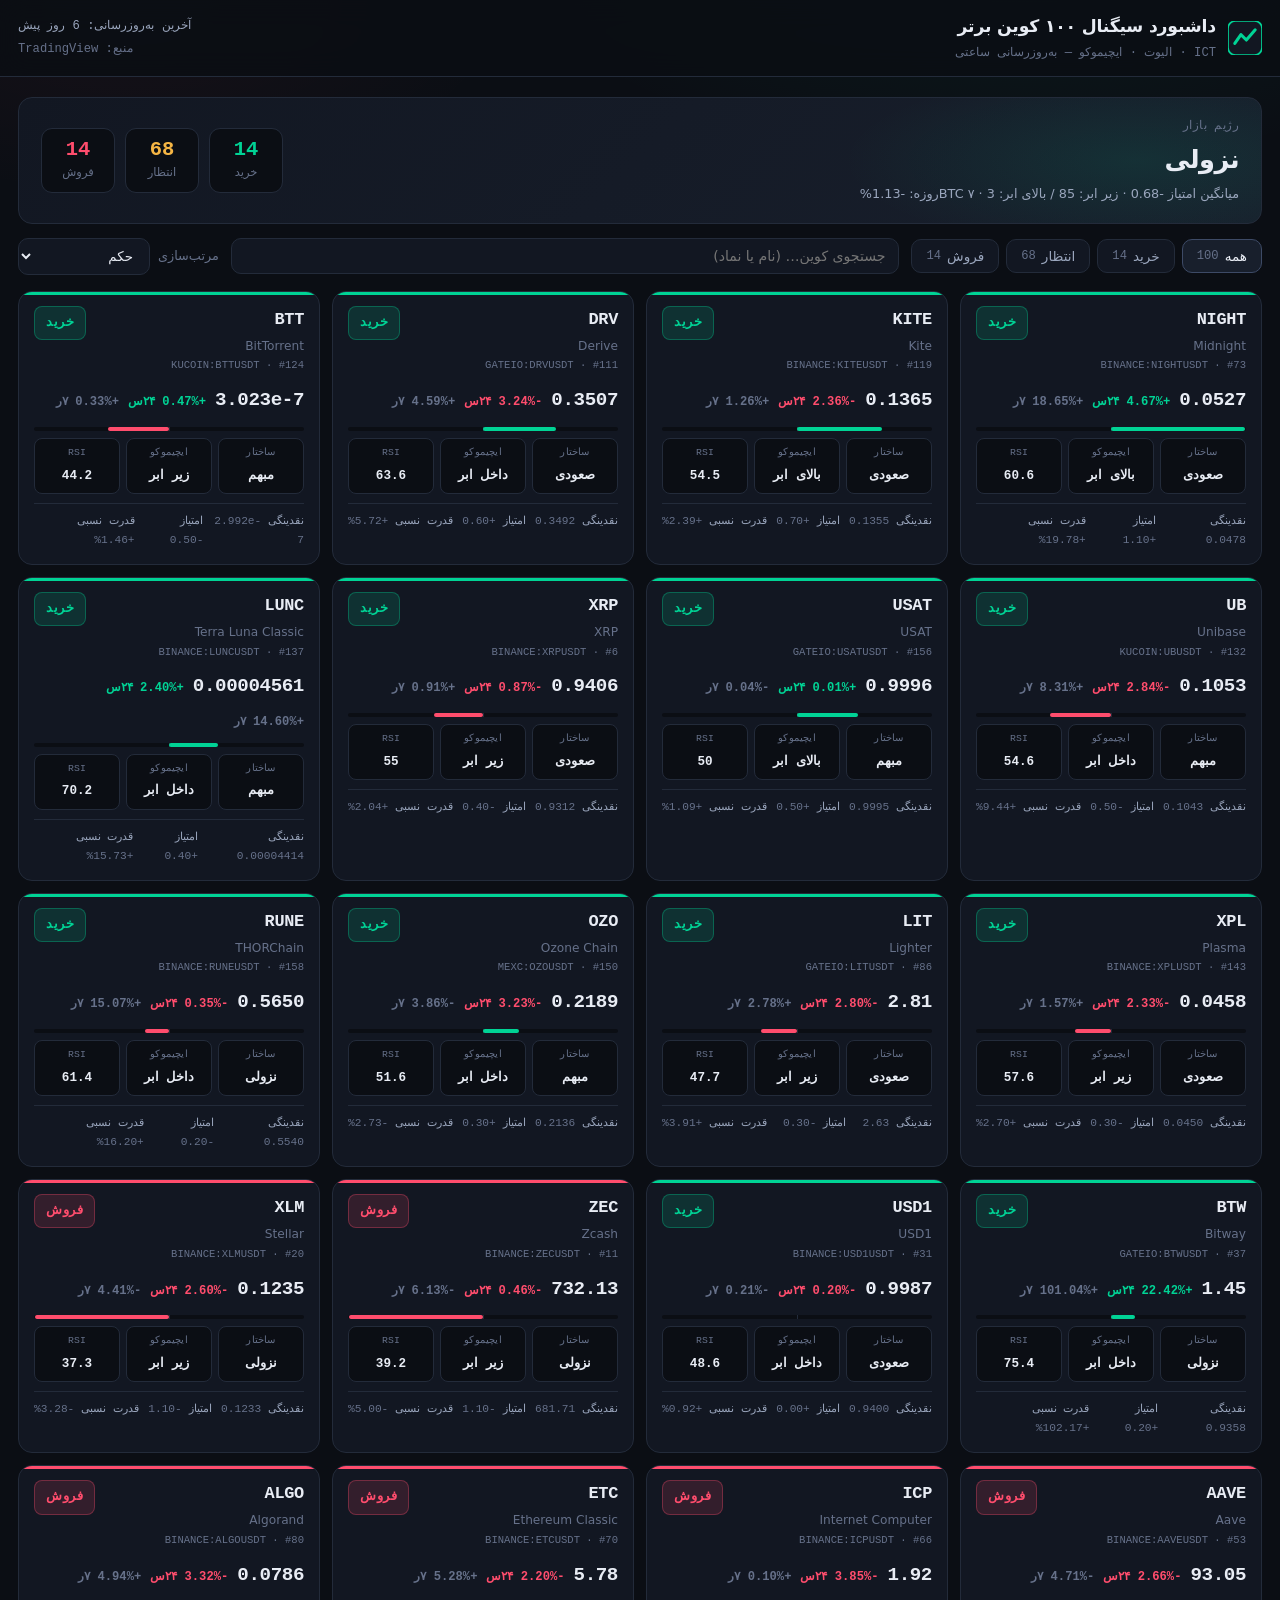
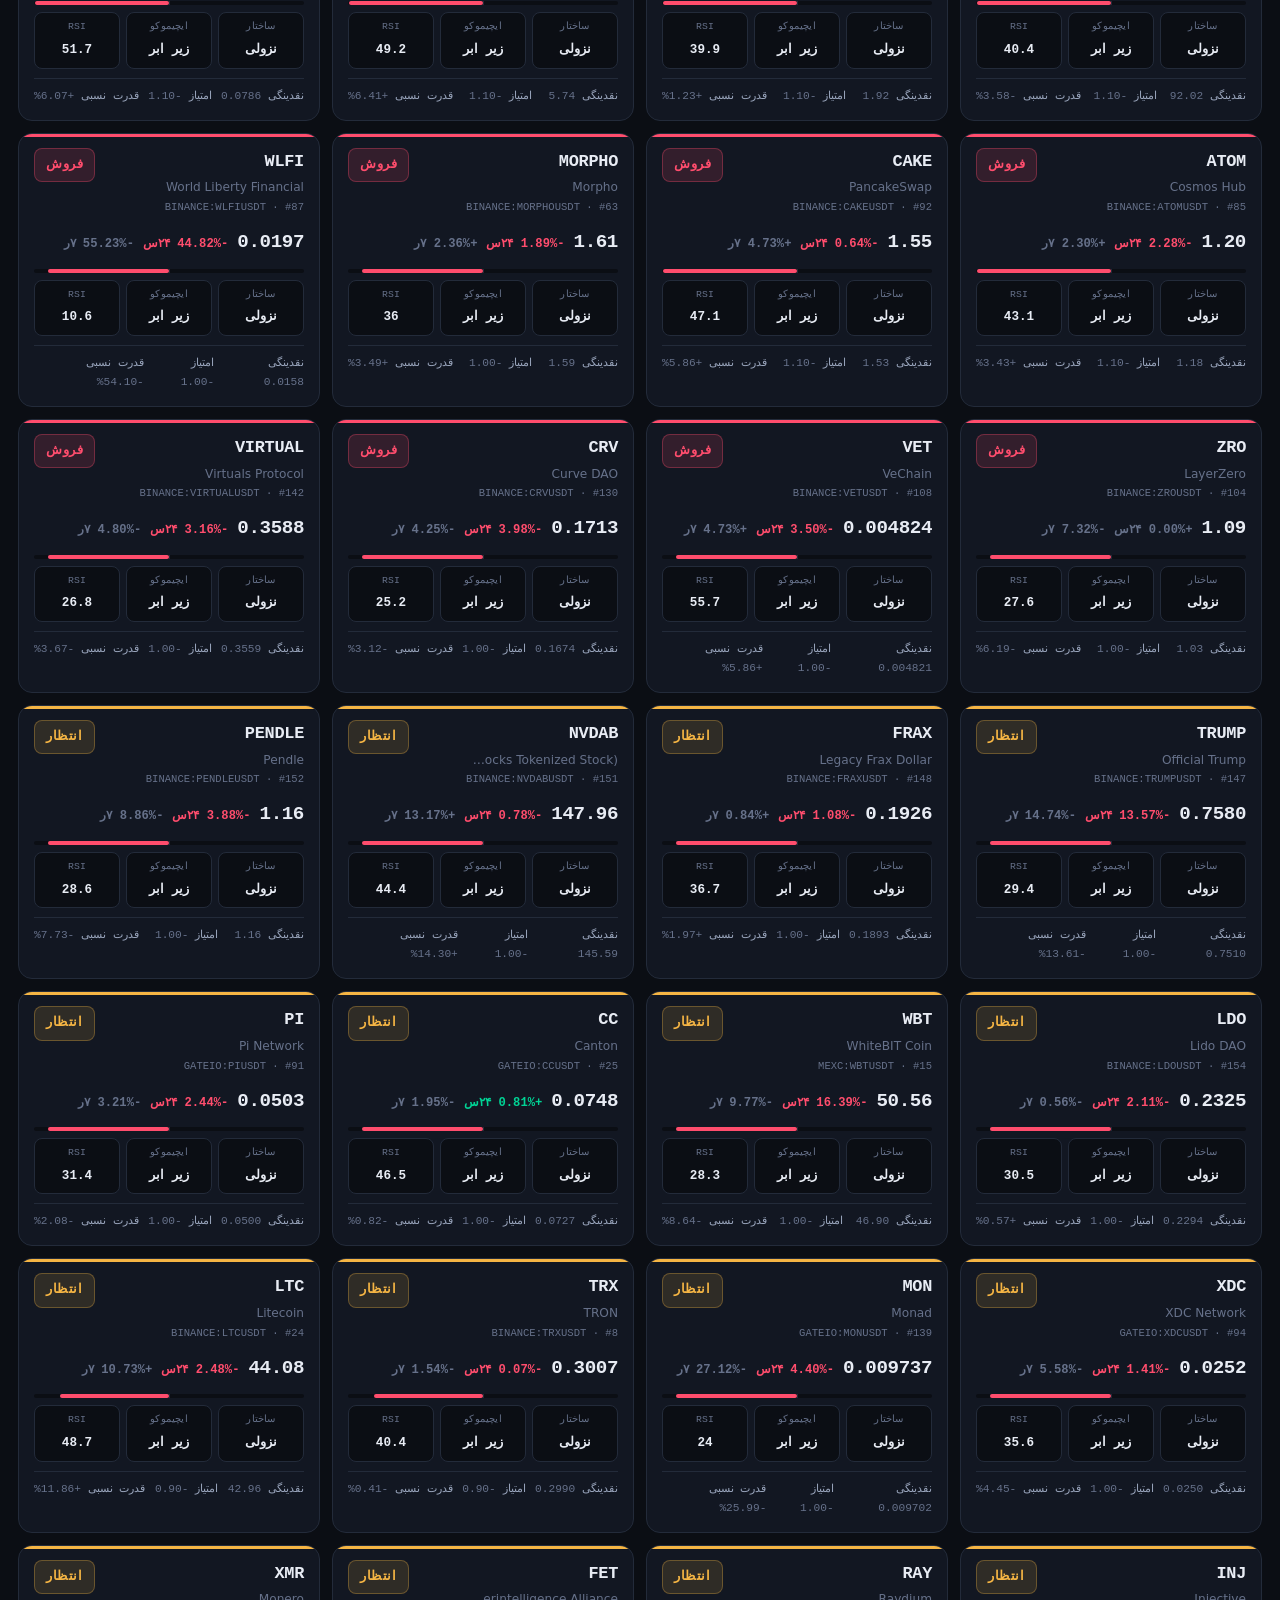
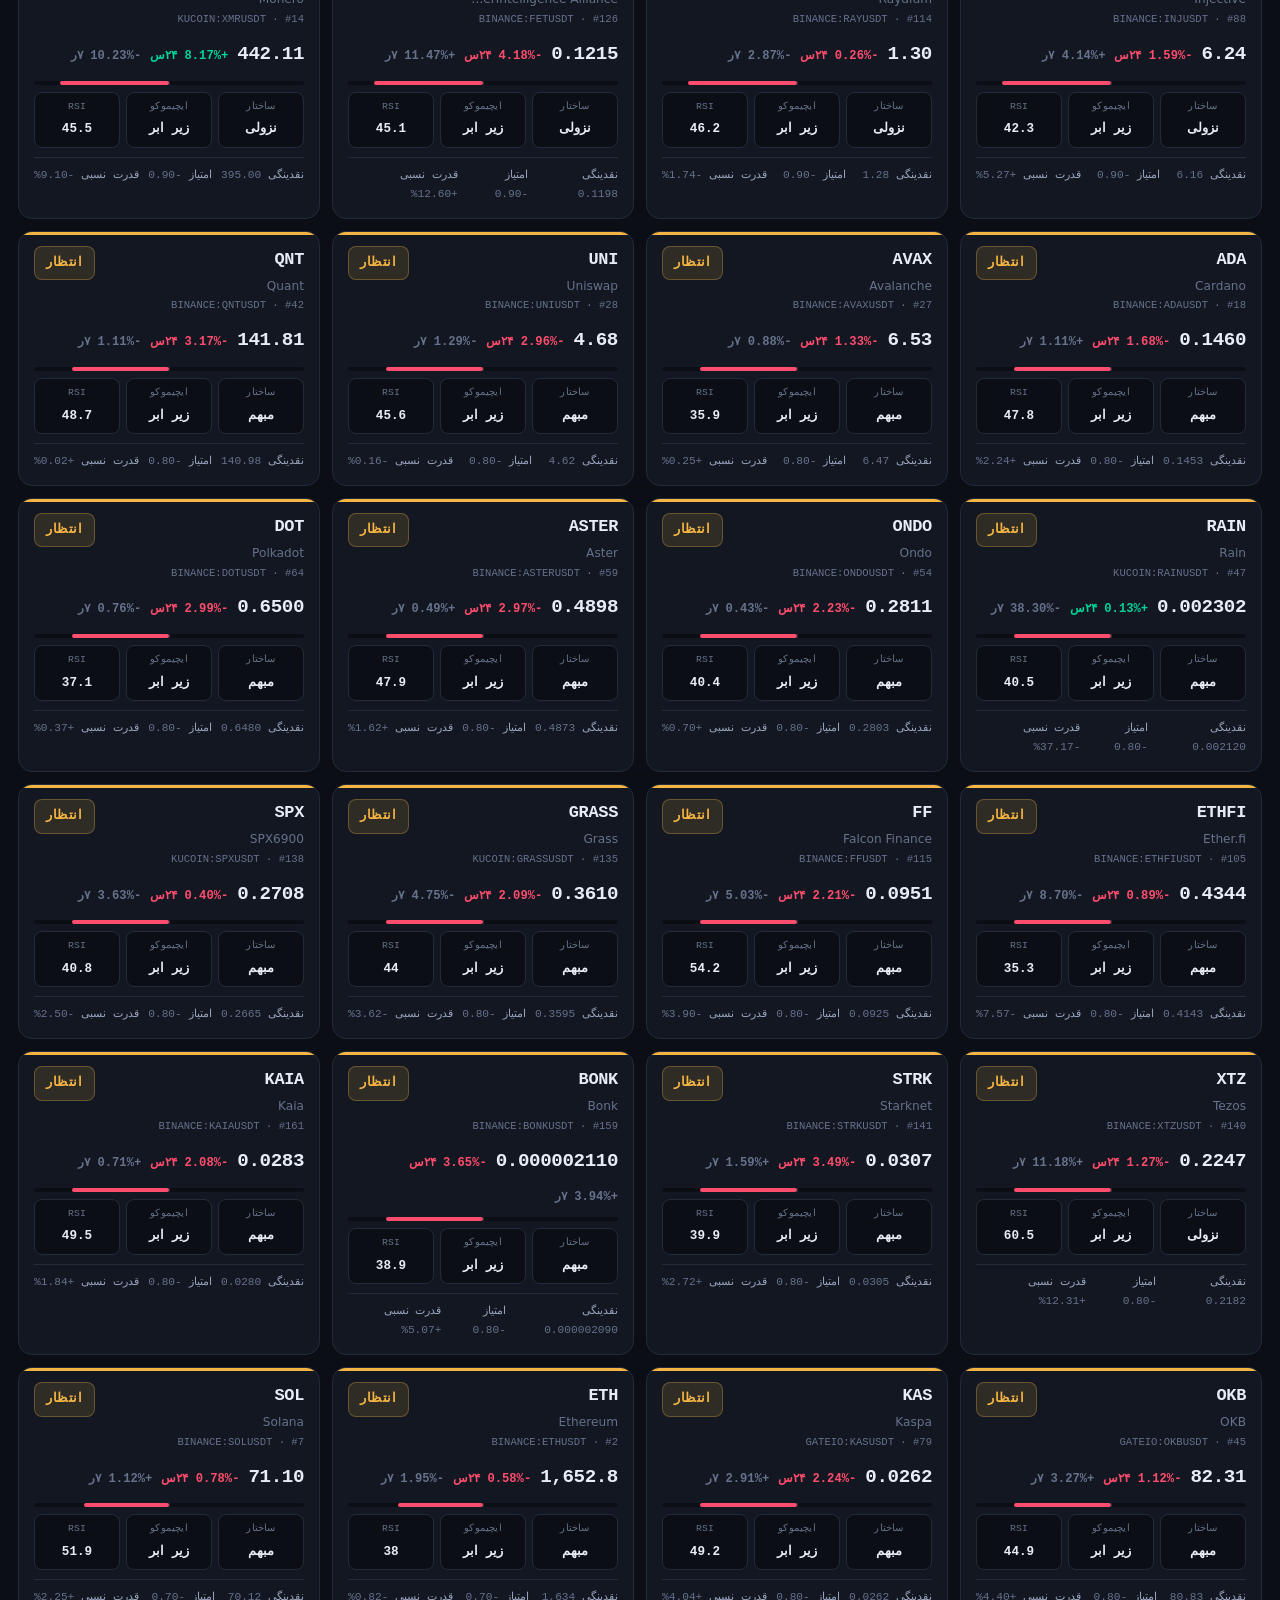
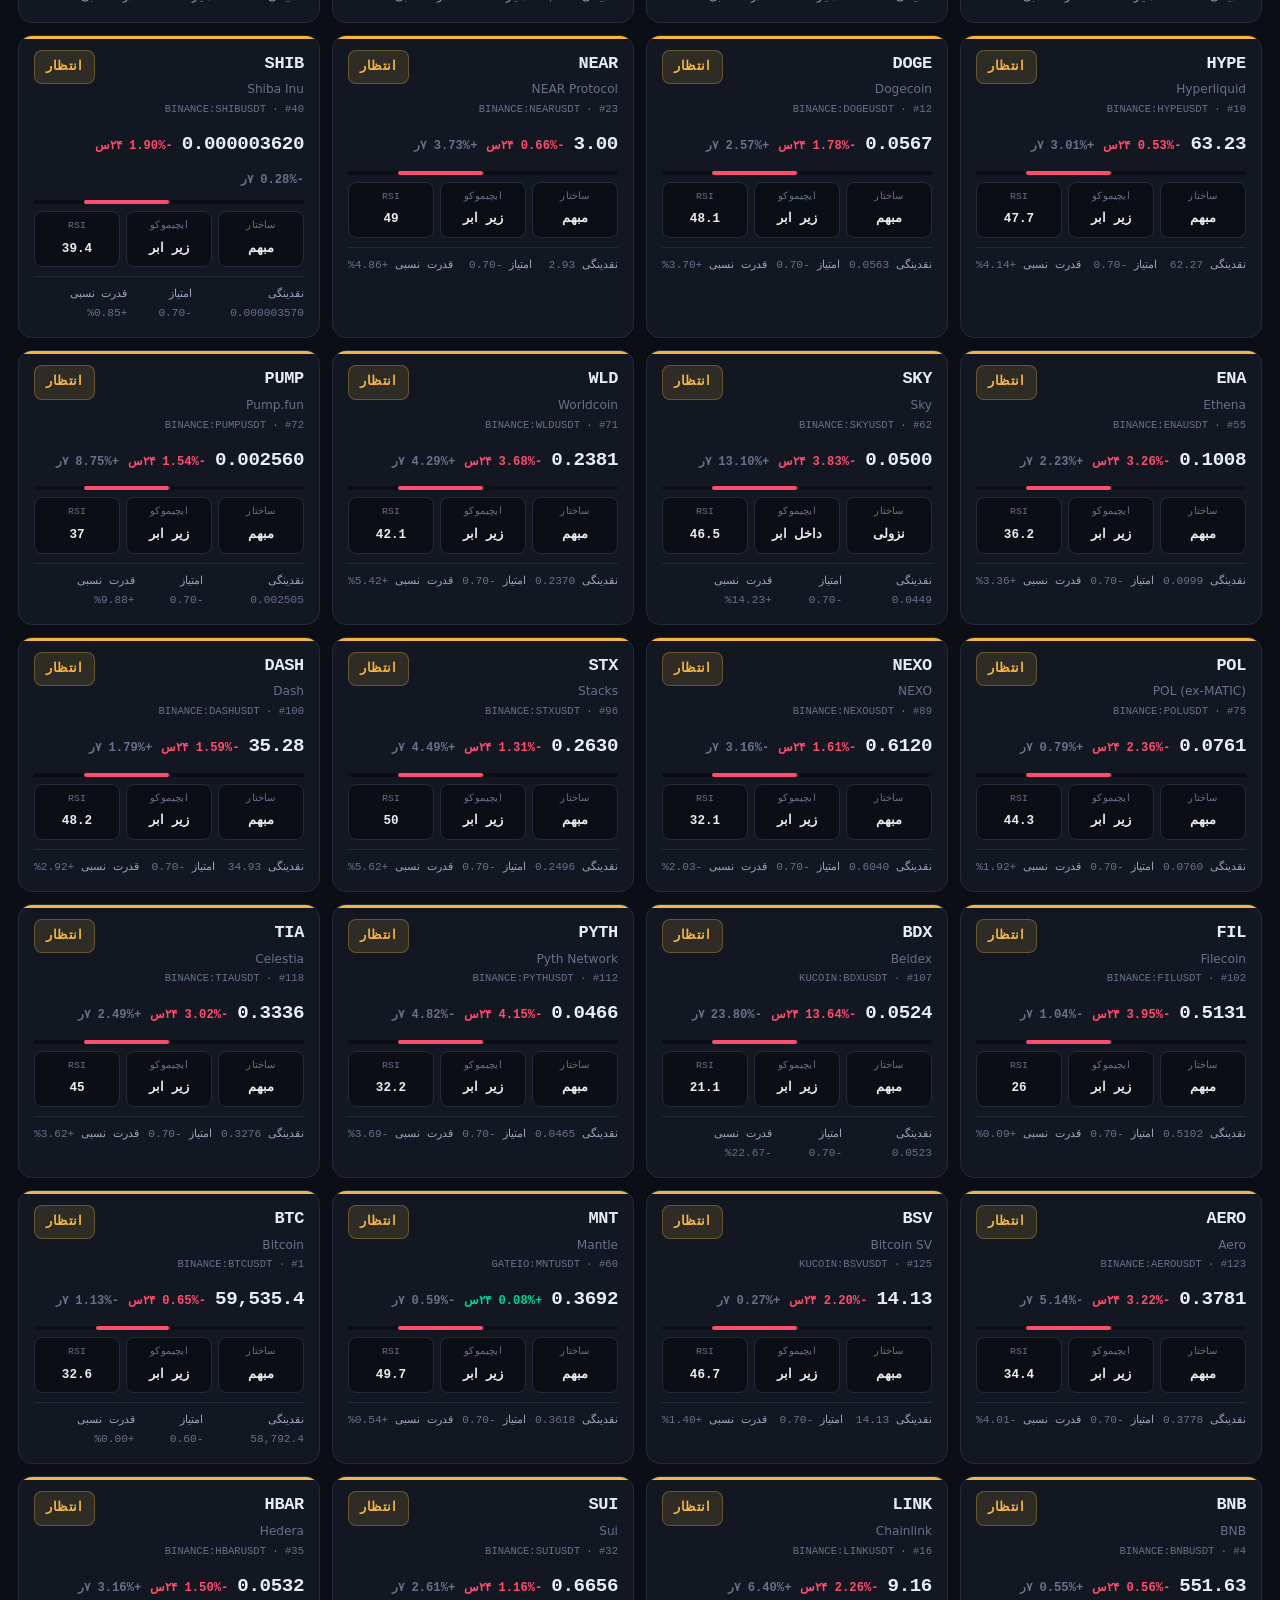
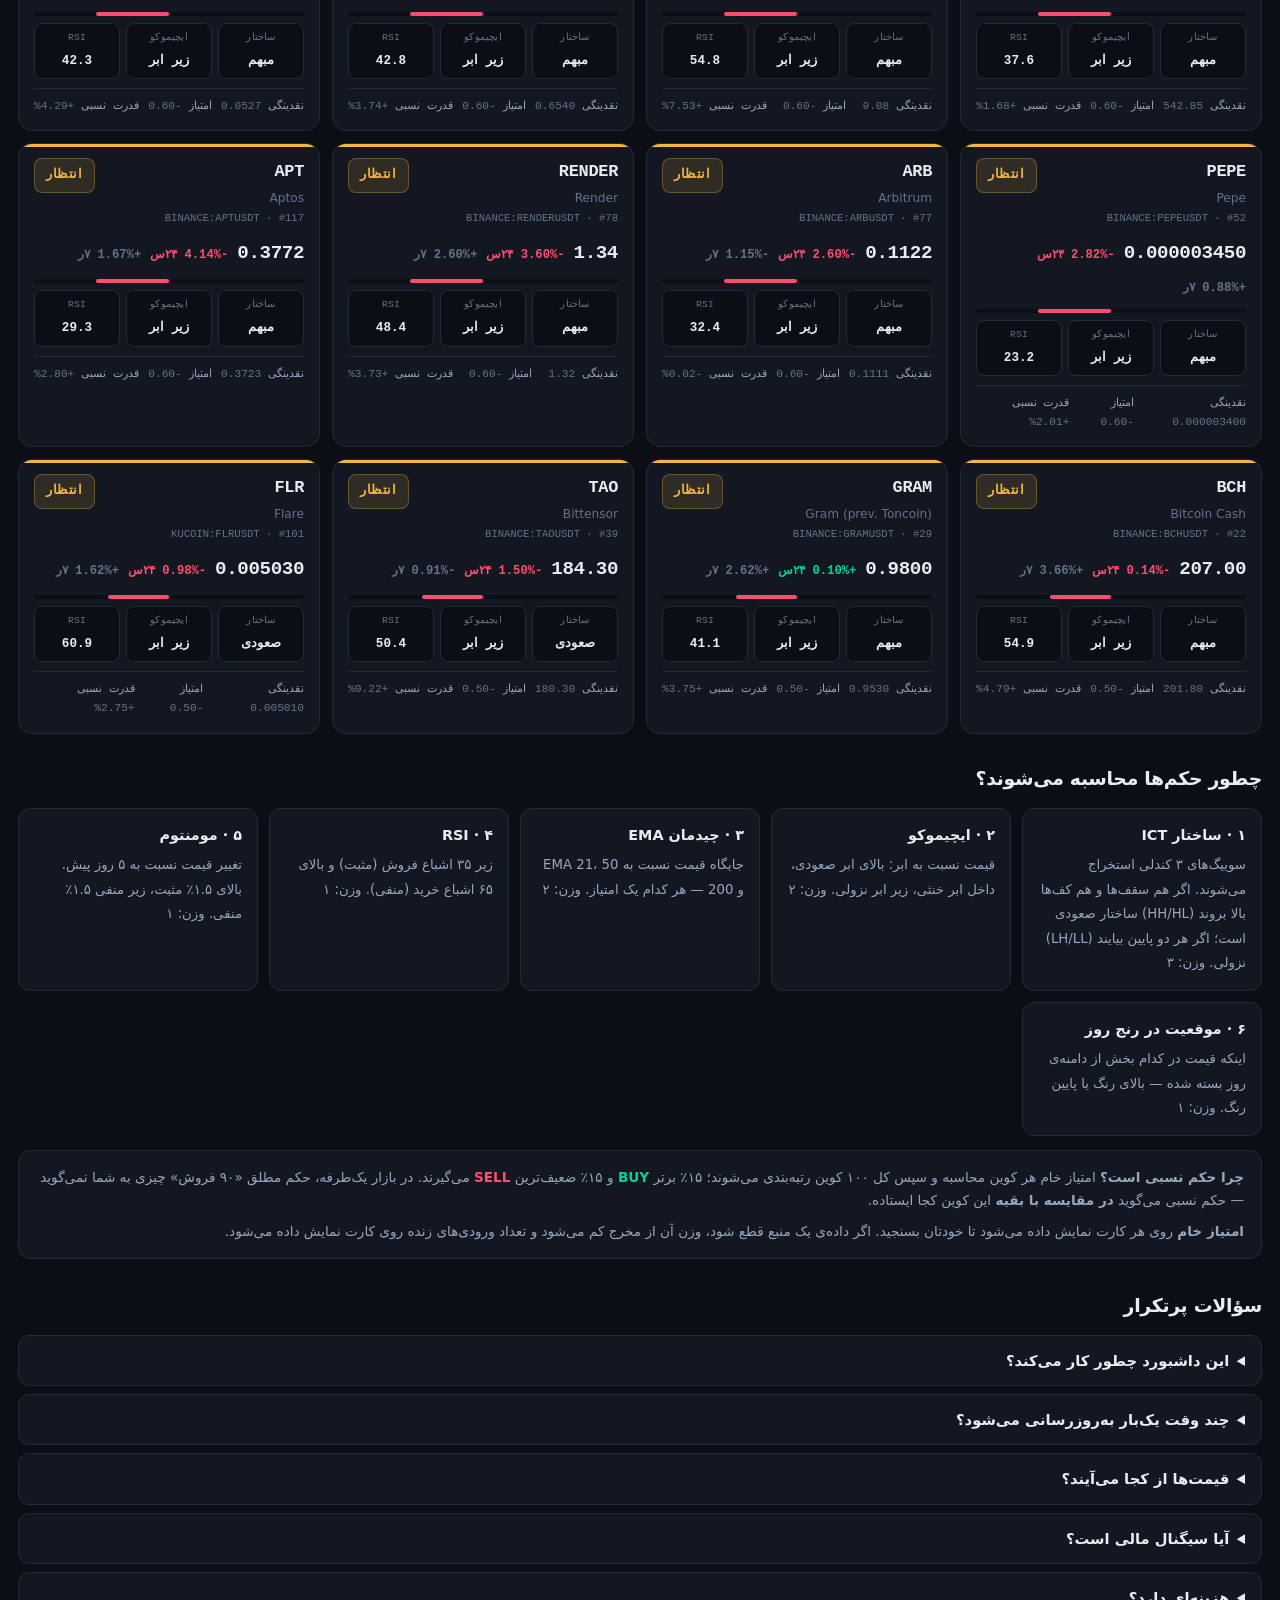
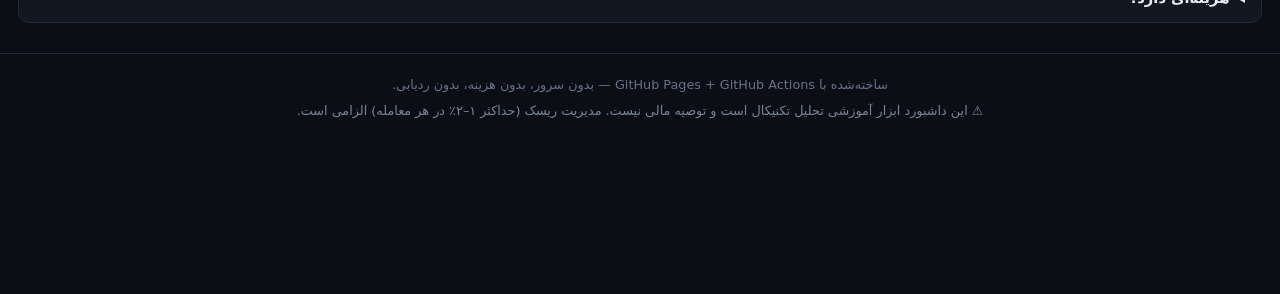
<file: index.html>
<!DOCTYPE html>
<html lang="fa" dir="rtl">
<head>
<meta charset="UTF-8">
<meta name="viewport" content="width=device-width,initial-scale=1">
<title>داشبورد سیگنال ۱۰۰ کوین برتر — خرید و فروش با ICT و الیوت | رایگان</title>
<meta name="description" content="داشبورد رایگان سیگنال ۱۰۰ کوین برتر بازار بر پایه ICT، الیوت و ایچیموکو. هر ساعت به‌روزرسانی می‌شود. بدون ثبت‌نام، بدون نیاز به سرور.">
<meta name="keywords" content="سیگنال کریپتو, داشبورد ارز دیجیتال, ICT, الیوت, ایچیموکو, خرید بیت کوین, تحلیل تکنیکال ارز دیجیتال, 100 crypto signals">
<meta name="robots" content="index,follow">
<link rel="canonical" href="https://apluscancode.github.io/crypto-signal-board/">
<meta property="og:type" content="website">
<meta property="og:locale" content="fa_IR">
<meta property="og:title" content="داشبورد سیگنال ۱۰۰ کوین برتر">
<meta property="og:description" content="حکم خرید/فروش برای ۱۰۰ کوین برتر، هر ساعت به‌روزرسانی. بر پایه ICT، الیوت و ایچیموکو.">
<meta property="og:url" content="https://apluscancode.github.io/crypto-signal-board/">
<meta property="og:image" content="https://apluscancode.github.io/crypto-signal-board/og.png">
<meta name="twitter:card" content="summary_large_image">
<meta name="twitter:title" content="داشبورد سیگنال ۱۰۰ کوین برتر">
<meta name="twitter:description" content="حکم خرید/فروش ۱۰۰ کوین برتر، هر ساعت. رایگان و بدون سرور.">
<meta name="twitter:image" content="https://apluscancode.github.io/crypto-signal-board/og.png">
<script type="application/ld+json">
{
  "@context":"https://schema.org",
  "@type":"WebApplication",
  "name":"داشبورد سیگنال ۱۰۰ کوین برتر",
  "url":"https://apluscancode.github.io/crypto-signal-board/",
  "applicationCategory":"FinanceApplication",
  "operatingSystem":"Any",
  "inLanguage":"fa-IR",
  "description":"داشبورد تحلیل تکنیکال ارزهای دیجیتال بر پایه ICT، الیوت و ایچیموکو با به‌روزرسانی ساعتی.",
  "offers":{"@type":"Offer","price":"0","priceCurrency":"USD"},
  "featureList":["۱۰۰ کوین برتر بازار","حکم خرید/فروش/انتظار","تحلیل ICT و الیوت","ایچیموکو و RSI","نقشه نقدینگی","بدون نیاز به سرور"]
}
</script>
<script type="application/ld+json">
{
  "@context":"https://schema.org",
  "@type":"FAQPage",
  "mainEntity":[
    {"@type":"Question","name":"این داشبورد چطور کار می‌کند؟","acceptedAnswer":{"@type":"Answer","text":"داده‌های کندل روزانه ۱۰۰ کوین برتر از TradingView گرفته می‌شود و سپس ساختار ICT (HH/HL در برابر LH/LL)، موقعیت ایچیموکو، چیدمان EMA، RSI و مومنتوم با وزن‌دهی ترکیب می‌شوند. ۱۵٪ برتر حکم BUY و ۱۵٪ ضعیف‌ترین حکم SELL می‌گیرند."}},
    {"@type":"Question","name":"چند وقت یک‌بار به‌روزرسانی می‌شود؟","acceptedAnswer":{"@type":"Answer","text":"هر ساعت به‌صورت خودکار توسط GitHub Actions به‌روزرسانی می‌شود. آخرین به‌روزرسانی در بالای صفحه نمایش داده می‌شود."}},
    {"@type":"Question","name":"آیا سیگنال مالی است؟","acceptedAnswer":{"@type":"Answer","text":"خیر. این داشبورد یک ابزار تحلیل تکنیکال آموزشی است و توصیه مالی نیست. مدیریت ریسک و تحقیق شخصی همیشه لازم است."}},
    {"@type":"Question","name":"هزینه‌ای دارد؟","acceptedAnswer":{"@type":"Answer","text":"کاملاً رایگان. بدون ثبت‌نام، بدون API key و بدون نیاز به سرور مجازی."}}
  ]
}
</script>
<link rel="icon" href="data:image/svg+xml,<svg xmlns='http://www.w3.org/2000/svg' viewBox='0 0 100 100'><rect width='100' height='100' rx='22' fill='%230b0e14'/><path d='M20 66 L38 40 L54 56 L80 26' stroke='%2300d395' stroke-width='9' fill='none' stroke-linecap='round' stroke-linejoin='round'/></svg>">
<link rel="stylesheet" href="style.css">
</head>
<body>

<header class="topbar">
  <div class="wrap topbar-in">
    <div class="brand">
      <svg viewBox="0 0 100 100" width="34" height="34" aria-hidden="true"><rect width="100" height="100" rx="22" fill="#121722" stroke="#00d395" stroke-width="5"/><path d="M20 66 L38 40 L54 56 L80 26" stroke="#00d395" stroke-width="9" fill="none" stroke-linecap="round" stroke-linejoin="round"/></svg>
      <div>
        <h1>داشبورد سیگنال ۱۰۰ کوین برتر</h1>
        <p class="tag">ICT · الیوت · ایچیموکو — به‌روزرسانی ساعتی</p>
      </div>
    </div>
    <div class="stamp">
      <span id="updated">در حال بارگذاری…</span>
      <span class="src">منبع: TradingView</span>
    </div>
  </div>
</header>

<main class="wrap">

  <section class="regime" id="regime">
    <div class="reg-main">
      <span class="lbl">رژیم بازار</span>
      <strong id="regime-val">—</strong>
      <span id="regime-sub" class="sub">—</span>
    </div>
    <div class="tally">
      <div class="t buy"><b id="t-buy">0</b><span>خرید</span></div>
      <div class="t hold"><b id="t-hold">0</b><span>انتظار</span></div>
      <div class="t sell"><b id="t-sell">0</b><span>فروش</span></div>
    </div>
  </section>

  <section class="controls">
    <div class="filters" role="group" aria-label="فیلتر حکم">
      <button class="f active" data-f="all">همه <span id="f-all">0</span></button>
      <button class="f buy" data-f="BUY">خرید <span id="f-buy">0</span></button>
      <button class="f hold" data-f="HOLD">انتظار <span id="f-hold">0</span></button>
      <button class="f sell" data-f="SELL">فروش <span id="f-sell">0</span></button>
    </div>
    <div class="search-wrap">
      <input id="search" type="search" placeholder="جستجوی کوین… (نام یا نماد)" autocomplete="off" aria-label="جستجو">
    </div>
    <div class="sort-wrap">
      <label for="sort">مرتب‌سازی</label>
      <select id="sort">
        <option value="verdict">حکم</option>
        <option value="score">امتیاز</option>
        <option value="rank">ارزش بازار</option>
        <option value="chg24">تغییر ۲۴ ساعت</option>
        <option value="chg7">تغییر ۷ روزه</option>
        <option value="rsi">RSI</option>
        <option value="rs">قدرت نسبی</option>
      </select>
    </div>
  </section>

  <section id="board" class="board" aria-live="polite">
    <div class="loading">در حال دریافت داده…</div>
  </section>

</main>

<section class="wrap explain">
  <h2>چطور حکم‌ها محاسبه می‌شوند؟</h2>
  <div class="ex-grid">
    <div class="ex">
      <h3>۱ · ساختار ICT</h3>
      <p>سوییگ‌های ۳ کندلی استخراج می‌شوند. اگر هم سقف‌ها و هم کف‌ها بالا بروند (HH/HL) ساختار صعودی است؛ اگر هر دو پایین بیایند (LH/LL) نزولی. وزن: ۳</p>
    </div>
    <div class="ex">
      <h3>۲ · ایچیموکو</h3>
      <p>قیمت نسبت به ابر: بالای ابر صعودی، داخل ابر خنثی، زیر ابر نزولی. وزن: ۲</p>
    </div>
    <div class="ex">
      <h3>۳ · چیدمان EMA</h3>
      <p>جایگاه قیمت نسبت به EMA 21، 50 و 200 — هر کدام یک امتیاز. وزن: ۲</p>
    </div>
    <div class="ex">
      <h3>۴ · RSI</h3>
      <p>زیر ۳۵ اشباع فروش (مثبت) و بالای ۶۵ اشباع خرید (منفی). وزن: ۱</p>
    </div>
    <div class="ex">
      <h3>۵ · مومنتوم</h3>
      <p>تغییر قیمت نسبت به ۵ روز پیش. بالای ۱.۵٪ مثبت، زیر منفی ۱.۵٪ منفی. وزن: ۱</p>
    </div>
    <div class="ex">
      <h3>۶ · موقعیت در رنج روز</h3>
      <p>اینکه قیمت در کدام بخش از دامنه‌ی روز بسته شده — بالای رنگ یا پایین رنگ. وزن: ۱</p>
    </div>
  </div>
  <div class="note">
    <p><b>چرا حکم نسبی است؟</b> امتیاز خام هر کوین محاسبه و سپس کل ۱۰۰ کوین رتبه‌بندی می‌شوند؛ ۱۵٪ برتر <span class="tag-buy">BUY</span> و ۱۵٪ ضعیف‌ترین <span class="tag-sell">SELL</span> می‌گیرند. در بازار یک‌طرفه، حکم مطلق «۹۰ فروش» چیزی به شما نمی‌گوید — حکم نسبی می‌گوید <b>در مقایسه با بقیه</b> این کوین کجا ایستاده.</p>
    <p><b>امتیاز خام</b> روی هر کارت نمایش داده می‌شود تا خودتان بسنجید. اگر داده‌ی یک منبع قطع شود، وزن آن از مخرج کم می‌شود و تعداد ورودی‌های زنده روی کارت نمایش داده می‌شود.</p>
  </div>
</section>

<section class="wrap faq">
  <h2>سؤالات پرتکرار</h2>
  <details><summary>این داشبورد چطور کار می‌کند؟</summary><p>داده‌های کندل روزانه ۱۰۰ کوین برتر از TradingView گرفته می‌شود و سپس ساختار ICT، موقعیت ایچیموکو، چیدمان EMA، RSI و مومنتوم با وزن‌دهی ترکیب می‌شوند.</p></details>
  <details><summary>چند وقت یک‌بار به‌روزرسانی می‌شود؟</summary><p>هر ساعت به‌صورت خودکار توسط GitHub Actions. آخرین به‌روزرسانی در بالای صفحه نمایش داده می‌شود.</p></details>
  <details><summary>قیمت‌ها از کجا می‌آیند؟</summary><p>از TradingView. برای هر کوین چند صرافی به‌ترتیب امتحان می‌شود (Binance، Gate.io، MEXC، KuCoin، Bybit، OKX، Bitget، Coinbase) تا بیشترین پوشش بازار را بگیریم.</p></details>
  <details><summary>آیا سیگنال مالی است؟</summary><p>خیر. ابزار تحلیل تکنیکال آموزشی است و توصیه مالی نیست.</p></details>
  <details><summary>هزینه‌ای دارد؟</summary><p>کاملاً رایگان. بدون ثبت‌نام، بدون API key، بدون سرور مجازی.</p></details>
</section>

<footer class="wrap foot">
  <p>ساخته‌شده با GitHub Pages + GitHub Actions — بدون سرور، بدون هزینه، بدون ردیابی.</p>
  <p class="disclaimer">⚠️ این داشبورد ابزار آموزشی تحلیل تکنیکال است و توصیه مالی نیست. مدیریت ریسک (حداکثر ۱–۲٪ در هر معامله) الزامی است.</p>
</footer>

<script src="app.js"></script>
</body>
</html>
</file>
<file: style.css>
/* Crypto Signal Board — 100 coins, dark trading-desk aesthetic, RTL-first. */
:root{
  --bg:#0b0e14; --bg2:#121722; --bg3:#181f2c; --line:#232b3a;
  --tx:#e8ecf4; --tx2:#9aa6bd; --tx3:#66718a;
  --buy:#00d395; --sell:#ff4d6d; --hold:#f5b544;
  --r:14px;
  --mono:ui-monospace,"SF Mono",Menlo,Consolas,monospace;
}
*{box-sizing:border-box}
html,body{overflow-x:hidden;max-width:100%}
html{scroll-behavior:smooth}
body{
  margin:0;background:var(--bg);color:var(--tx);
  font-family:Vazirmatn,"IRANSans",Tahoma,"Segoe UI",system-ui,sans-serif;
  font-size:15px;line-height:1.7;-webkit-font-smoothing:antialiased;
  background-image:radial-gradient(900px 400px at 80% -8%,rgba(0,211,149,.07),transparent 60%),
                   radial-gradient(700px 360px at 10% 0%,rgba(255,77,109,.05),transparent 55%);
  background-attachment:fixed;
}
.wrap{max-width:1280px;margin:0 auto;padding:0 18px}

/* ---------- top bar ---------- */
.topbar{position:sticky;top:0;z-index:50;background:rgba(11,14,20,.88);backdrop-filter:blur(14px);border-bottom:1px solid var(--line)}
.topbar-in{display:flex;align-items:center;justify-content:space-between;gap:16px;padding:12px 18px;flex-wrap:wrap}
.brand{display:flex;align-items:center;gap:12px}
.brand h1{margin:0;font-size:1.08rem;font-weight:700;letter-spacing:-.2px}
.tag{margin:2px 0 0;font-size:.76rem;color:var(--tx3);font-family:var(--mono)}
.stamp{text-align:left;font-family:var(--mono);font-size:.76rem;color:var(--tx2);display:flex;flex-direction:column;gap:2px}
.stamp .src{color:var(--tx3)}

/* ---------- regime ---------- */
.regime{
  display:flex;align-items:center;justify-content:space-between;gap:20px;flex-wrap:wrap;
  margin:20px 0 14px;padding:18px 22px;border-radius:var(--r);
  background:linear-gradient(135deg,var(--bg2),var(--bg3));border:1px solid var(--line);
  position:relative;overflow:hidden;
}
.regime::after{content:"";position:absolute;inset:0;background:radial-gradient(420px 130px at 90% 50%,rgba(0,211,149,.10),transparent 70%);pointer-events:none}
.regime.bear::after{background:radial-gradient(420px 130px at 90% 50%,rgba(255,77,109,.11),transparent 70%)}
.regime.bull::after{background:radial-gradient(420px 130px at 90% 50%,rgba(0,211,149,.16),transparent 70%)}
.reg-main{display:flex;flex-direction:column;gap:2px;position:relative;z-index:1}
.reg-main .lbl{font-size:.72rem;color:var(--tx3);font-family:var(--mono);letter-spacing:.4px}
.reg-main strong{font-size:1.6rem;font-weight:800;letter-spacing:-.5px}
.regime.bear strong{color:var(--sell)}
.regime.bull strong{color:var(--buy)}
.regime.neutral strong{color:var(--hold)}
.reg-main .sub{font-size:.8rem;color:var(--tx2)}
.tally{display:flex;gap:10px;position:relative;z-index:1}
.t{
  display:flex;flex-direction:column;align-items:center;gap:1px;
  min-width:74px;padding:9px 12px;border-radius:11px;
  background:var(--bg);border:1px solid var(--line);
}
.t b{font-size:1.28rem;font-family:var(--mono);font-weight:700;line-height:1.2}
.t span{font-size:.72rem;color:var(--tx3)}
.t.buy b{color:var(--buy)} .t.sell b{color:var(--sell)} .t.hold b{color:var(--hold)}

/* ---------- controls ---------- */
.controls{display:flex;gap:12px;align-items:center;flex-wrap:wrap;margin-bottom:16px}
.filters{display:flex;gap:7px;flex-wrap:wrap}
.f{
  background:var(--bg2);border:1px solid var(--line);color:var(--tx2);
  padding:8px 14px;border-radius:10px;cursor:pointer;font-family:inherit;font-size:.85rem;
  transition:.16s;display:flex;align-items:center;gap:6px;
}
.f:hover{border-color:#38445c;color:var(--tx)}
.f span{font-family:var(--mono);font-size:.76rem;color:var(--tx3)}
.f.active{background:var(--bg3);color:var(--tx);border-color:#3d4a66}
.f.buy.active{border-color:var(--buy);color:var(--buy)}
.f.buy.active span{color:var(--buy)}
.f.sell.active{border-color:var(--sell);color:var(--sell)}
.f.sell.active span{color:var(--sell)}
.f.hold.active{border-color:var(--hold);color:var(--hold)}
.f.hold.active span{color:var(--hold)}
.search-wrap{flex:1;min-width:180px}
#search{
  width:100%;background:var(--bg2);border:1px solid var(--line);color:var(--tx);
  padding:9px 13px;border-radius:10px;font-family:inherit;font-size:.88rem;outline:none;
}
#search:focus{border-color:#3d4a66}
.sort-wrap{display:flex;align-items:center;gap:8px}
.sort-wrap label{font-size:.8rem;color:var(--tx3)}
#sort{background:var(--bg2);border:1px solid var(--line);color:var(--tx);padding:9px 12px;border-radius:10px;font-family:inherit;font-size:.84rem;cursor:pointer}

/* ---------- board ---------- */
.board{display:grid;grid-template-columns:repeat(auto-fill,minmax(268px,1fr));gap:12px;margin-bottom:28px}
.loading{grid-column:1/-1;text-align:center;padding:60px 20px;color:var(--tx3);font-family:var(--mono)}
.card{
  background:var(--bg2);border:1px solid var(--line);border-radius:var(--r);
  padding:14px 15px;position:relative;overflow:hidden;transition:.18s;
}
.card:hover{border-color:#38445c;transform:translateY(-2px)}
.card::before{content:"";position:absolute;top:0;right:0;left:0;height:3px;background:var(--tx3)}
.card.buy::before{background:var(--buy)}
.card.sell::before{background:var(--sell)}
.card.hold::before{background:var(--hold)}
.card-top{display:flex;align-items:flex-start;justify-content:space-between;gap:10px;margin-bottom:9px}
.id{display:flex;flex-direction:column;gap:1px;min-width:0}
.id .sym{font-weight:800;font-size:1.06rem;font-family:var(--mono);letter-spacing:-.3px;text-transform:uppercase}
.id .nm{font-size:.76rem;color:var(--tx3);white-space:nowrap;overflow:hidden;text-overflow:ellipsis;max-width:150px}
.id .rank{font-size:.66rem;color:var(--tx3);font-family:var(--mono)}
.v{
  font-family:var(--mono);font-weight:800;font-size:.82rem;letter-spacing:.6px;
  padding:5px 11px;border-radius:8px;white-space:nowrap;
}
.card.buy .v{background:rgba(0,211,149,.14);color:var(--buy);border:1px solid rgba(0,211,149,.32)}
.card.sell .v{background:rgba(255,77,109,.14);color:var(--sell);border:1px solid rgba(255,77,109,.32)}
.card.hold .v{background:rgba(245,181,68,.13);color:var(--hold);border:1px solid rgba(245,181,68,.3)}

.px{display:flex;align-items:baseline;gap:9px;flex-wrap:wrap;margin-bottom:10px}
.px .p{font-family:var(--mono);font-size:1.2rem;font-weight:700;letter-spacing:-.4px}
.chg{font-family:var(--mono);font-size:.76rem;font-weight:600}
.chg.up{color:var(--buy)} .chg.dn{color:var(--sell)} .chg.fl{color:var(--tx3)}

.meta{display:grid;grid-template-columns:repeat(3,1fr);gap:6px;margin-bottom:9px}
.m{background:var(--bg);border:1px solid var(--line);border-radius:8px;padding:6px 7px;text-align:center}
.m span{display:block;font-size:.61rem;color:var(--tx3);font-family:var(--mono);letter-spacing:.2px}
.m b{font-family:var(--mono);font-size:.79rem;font-weight:700}

.lv{display:flex;justify-content:space-between;gap:8px;font-family:var(--mono);font-size:.7rem;color:var(--tx2);padding-top:8px;border-top:1px solid var(--line)}
.lv b{color:var(--tx3);font-weight:400}

.bar{height:4px;background:var(--bg);border-radius:3px;overflow:hidden;margin:9px 0 7px;position:relative}
.bar i{position:absolute;top:0;bottom:0;display:block;border-radius:3px}
.bar .mid{position:absolute;left:50%;top:-2px;bottom:-2px;width:1px;background:var(--line)}

.tag-buy{color:var(--buy);font-weight:700} .tag-sell{color:var(--sell);font-weight:700}
.empty{grid-column:1/-1;text-align:center;padding:50px 20px;color:var(--tx3)}

/* ---------- explain / faq ---------- */
.explain,.faq{margin-bottom:30px}
.explain h2,.faq h2{font-size:1.18rem;margin:0 0 14px;letter-spacing:-.3px}
.ex-grid{display:grid;grid-template-columns:repeat(auto-fit,minmax(230px,1fr));gap:11px}
.ex{background:var(--bg2);border:1px solid var(--line);border-radius:12px;padding:14px 15px}
.ex h3{margin:0 0 6px;font-size:.9rem;color:var(--tx)}
.ex p{margin:0;font-size:.83rem;color:var(--tx2);line-height:1.85}
.note{margin-top:14px;background:var(--bg2);border:1px solid var(--line);border-radius:12px;padding:15px 17px}
.note p{margin:0 0 8px;font-size:.85rem;color:var(--tx2)}
.note p:last-child{margin-bottom:0}
.faq details{background:var(--bg2);border:1px solid var(--line);border-radius:11px;padding:12px 16px;margin-bottom:8px}
.faq summary{cursor:pointer;font-weight:600;font-size:.92rem}
.faq p{margin:9px 0 0;color:var(--tx2);font-size:.85rem}

.foot{border-top:1px solid var(--line);padding:20px 18px 34px;margin-bottom:0}
.foot p{margin:0 0 5px;font-size:.8rem;color:var(--tx3);text-align:center}
.disclaimer{color:#7a8497!important}

@media(max-width:640px){
  .topbar-in{padding:10px 14px}
  .brand h1{font-size:.95rem}
  .tag{font-size:.68rem}
  .stamp{font-size:.68rem}
  .regime{padding:14px 16px}
  .reg-main strong{font-size:1.32rem}
  .tally{width:100%;justify-content:space-between}
  .t{flex:1;min-width:0}
  .board{grid-template-columns:repeat(auto-fill,minmax(210px,1fr));gap:10px}
  .controls{gap:9px}
  .search-wrap{order:3;width:100%;min-width:100%}
  .sort-wrap{flex:1}
  #sort{flex:1;width:100%}
  .id .nm{max-width:105px}
}
@media(max-width:390px){
  .board{grid-template-columns:1fr}
}
</file>
